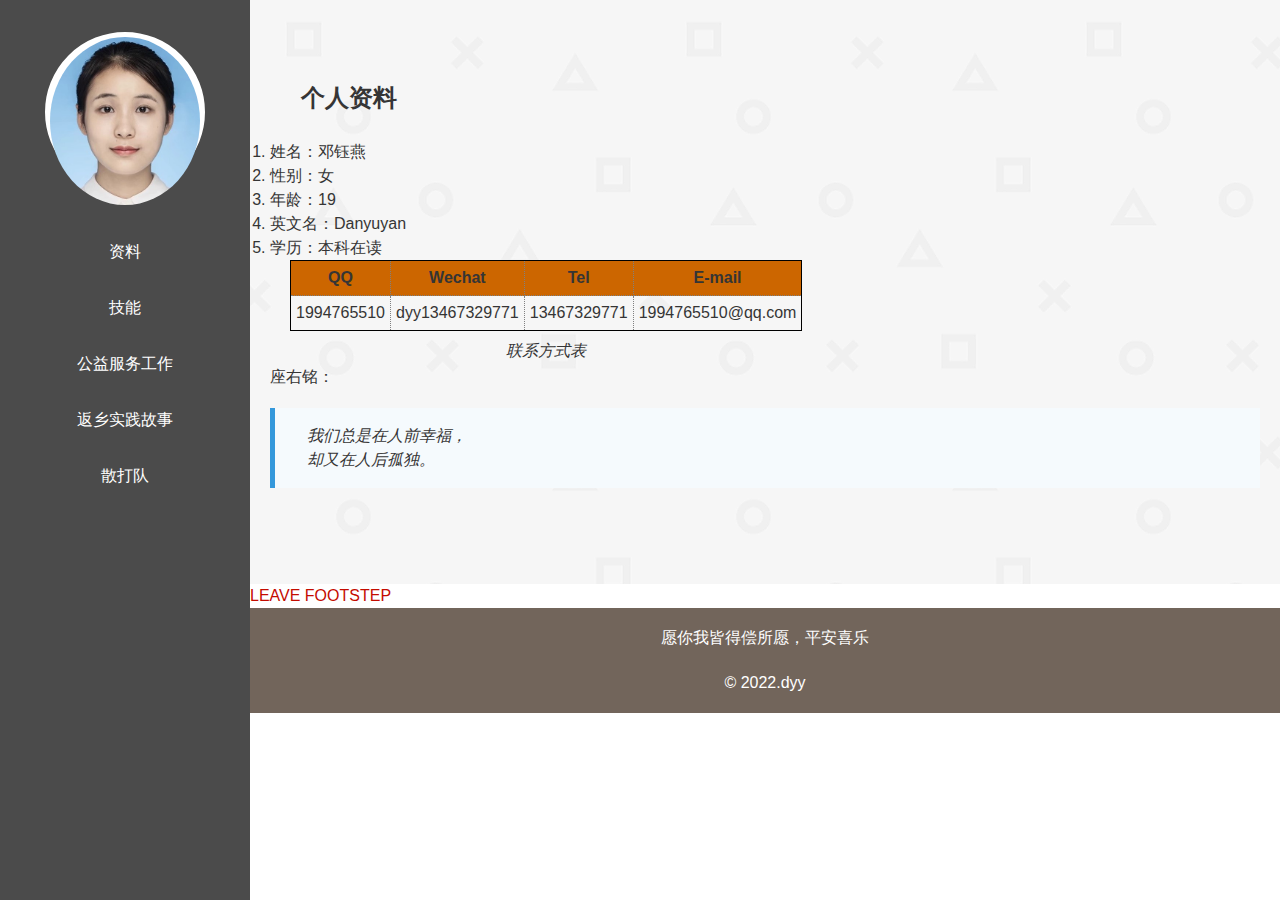
<file: index.html>
<!DOCTYPE html>
<html>
<head>
    <meta charset="UTF-8">
    <title>DYY的个人简历</title>
    <meta name="theme-color" content="#ffc91d"/>
    <link rel="icon" href="static/img/32.png" sizes="30x30"/>
    <link rel="icon" href="static/img/192.png" sizes="192x192"/>
    <link href="css/kico.css" rel="stylesheet" type="text/css"/>
    <link href="css/moreduo.css" rel="stylesheet" type="text/css"/>
    <link href="css/table.css" rel="stylesheet" type="text/css"/>
    <link href="css/float.css" rel="stylesheet" type="text/css"/>
    <meta name="viewport" content="width=device-width, maximum-scale=1, initial-scale=1"/>
</head>
<body>
<aside class="sidebar">
    <div class="avatar">
        <img src="picture/avatar.jpg" title="邓钰燕"/>
    </div>
        <!-- 导航区 -->
    <nav class="nav">
        <a href="index.html">资料</a>
        <a href="basic_exprience.html">技能</a>
        <a href="volunteer_experience.html">公益服务工作</a>
        <a href="practical_experience.html">返乡实践故事</a>
        <a href="sanda_sport.html">散打队</a>
    </nav>
</aside>
<main>
    <section id="info">
        <div class="wrap">
            <h2 class="title">个人资料</h2>
            <div class="row">
                <div class="col-l-4">
                    <!-- 有序列表 -->
                    <ol>
                        <li>姓名：邓钰燕</li> 
                        <li>性别：女</li> 
                        <li>年龄：19</li>
                        <li>英文名：Danyuyan</li>
                        <li>学历：本科在读</li>
                      </ol>
                </div>
                <div class="col-l-4">
                    <!-- 表格 -->
                    <table>
                        <caption>
                          联系方式表
                        </caption>
                        <tr>
                            <th>QQ</th>
                            <th>Wechat</th>
                            <th>Tel</th>
                            <th>E-mail</th>
                        </tr>
                        <tr>
                            <td>1994765510</td>
                            <td>dyy13467329771</td>
                            <td>13467329771</td>
                            <td>1994765510@qq.com</td>
                        </tr>
                        </table>
                </div>
                        <div class="col-l-4">
                            <p>座右铭：</p>
                            <blockquote>
                                我们总是在人前幸福，<br>
                                却又在人后孤独。<br>
                            </blockquote>
                        </div>
                </div>
            </div>
        </div>
    </section>
    <a href="form.html">LEAVE FOOTSTEP</a>
    <footer>
        <p>愿你我皆得偿所愿，平安喜乐</p>
        <p>© 2022.dyy</p>
    </footer>
</main>
</body>
</html>
</file>
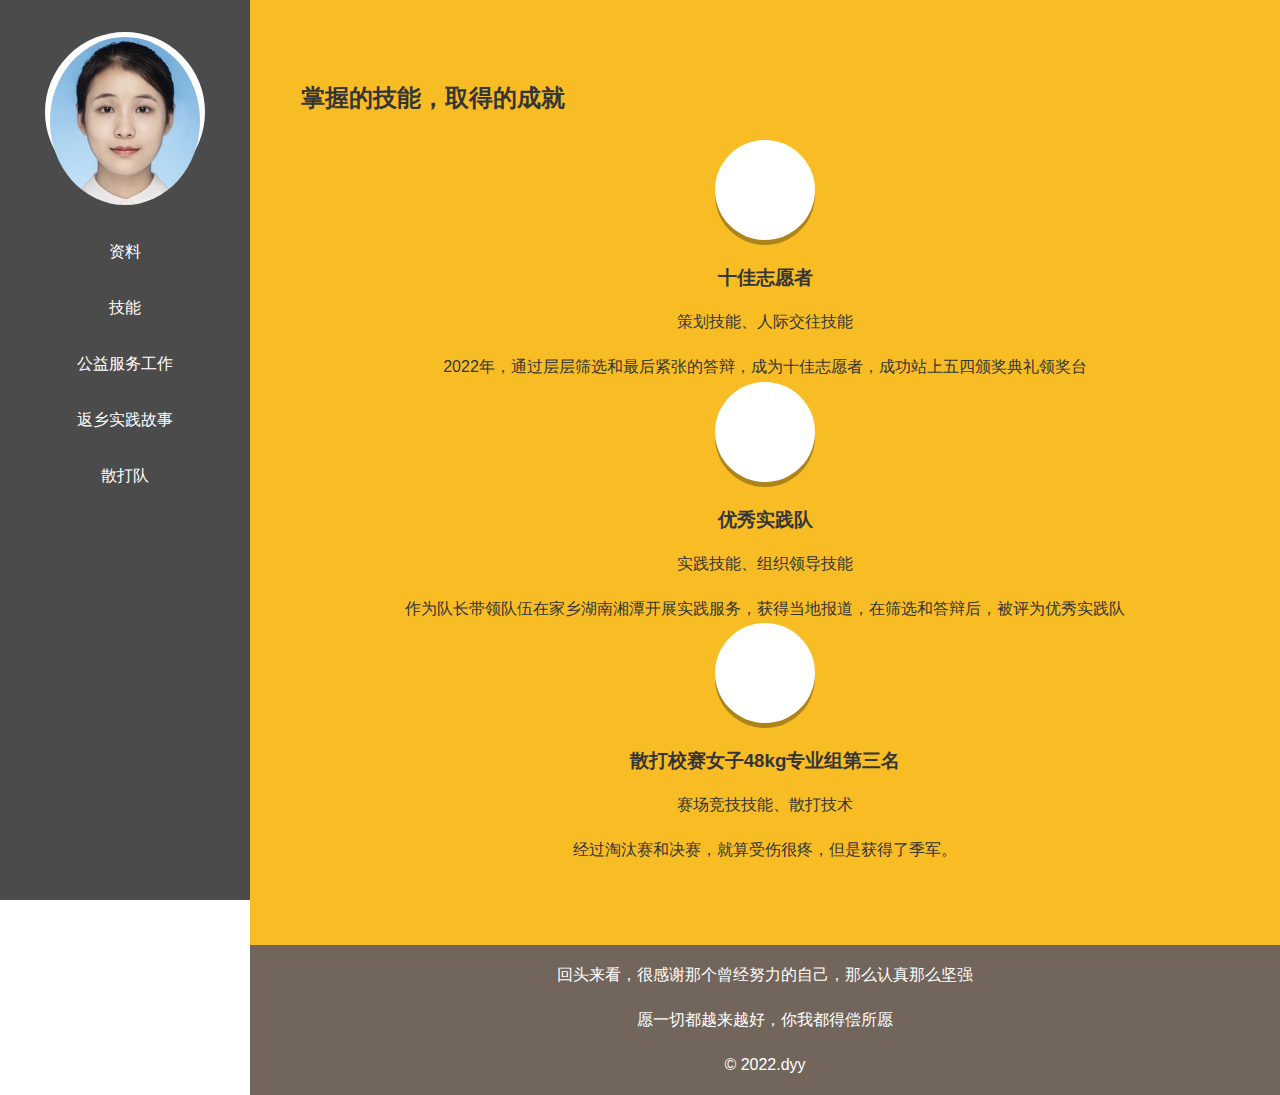
<file: basic_exprience.html>
<!DOCTYPE html>
<html>
<head>
    <meta charset="UTF-8">
    <title>DYY的个人简历</title>
    <meta name="theme-color" content="#ffc91d"/>
    <link rel="icon" href="static/img/32.png" sizes="30x30"/>
    <link rel="icon" href="static/img/192.png" sizes="192x192"/>
    <link href="css/kico.css" rel="stylesheet" type="text/css"/>
    <link href="css/moreduo.css" rel="stylesheet" type="text/css"/>
    <link href="css/table.css" rel="stylesheet" type="text/css"/>
    <meta name="viewport" content="width=device-width, maximum-scale=1, initial-scale=1"/>
</head>
<body>
<aside class="sidebar">
    <div class="avatar">
        <img src="picture/avatar.jpg" title="邓钰燕"/>
    </div>
    <!-- 导航区 -->
    <nav class="nav">
        <a href="index.html">资料</a>
        <a href="basic_exprience.html">技能</a>
        <a href="volunteer_experience.html">公益服务工作</a>
        <a href="practical_experience.html">返乡实践故事</a>
        <a href="sanda_sport.html">散打队</a>
    </nav>
</aside>
<main>
    <section id="skills">
        <div class="wrap">
            <h2 class="title">掌握的技能，取得的成就</h2>
            <div class="row scrollable">
                <div class="col-s-6 col-m-4 center-fixed">
                    <div class="skills-icon">
                        <i class="fa fa-html5"></i>
                    </div>
                    <div class="skills-title">
                        <h3>十佳志愿者</h3>
                        <p>策划技能、人际交往技能</p>
                        <p>2022年，通过层层筛选和最后紧张的答辩，成为十佳志愿者，成功站上五四颁奖典礼领奖台</p>
                    </div>
                </div>
                <div class="col-s-6 col-m-4 center-fixed">
                    <div class="skills-icon">
                        <i class="fa fa-css3"></i>
                    </div>
                    <div class="skills-title">
                        <h3>优秀实践队</h3>
                        <p>实践技能、组织领导技能</p>
                        <p>作为队长带领队伍在家乡湖南湘潭开展实践服务，获得当地报道，在筛选和答辩后，被评为优秀实践队</p>
                    </div>
                </div>
                <div class="col-s-6 col-m-4 center-fixed">
                    <div class="skills-icon">
                        <i class="fa fa-code"></i>
                    </div>
                    <div class="skills-title">
                        <h3>散打校赛女子48kg专业组第三名</h3>
                        <p>赛场竞技技能、散打技术</p>
                        <p>经过淘汰赛和决赛，就算受伤很疼，但是获得了季军。</p>
                    </div>
                </div>
            </div>
        </div>
    </section>
    <footer>
        <p>回头来看，很感谢那个曾经努力的自己，那么认真那么坚强</p>
        <p>愿一切都越来越好，你我都得偿所愿</p>
        <p>© 2022.dyy</p>
    </footer>
</main>
</body>
</html>
</file>
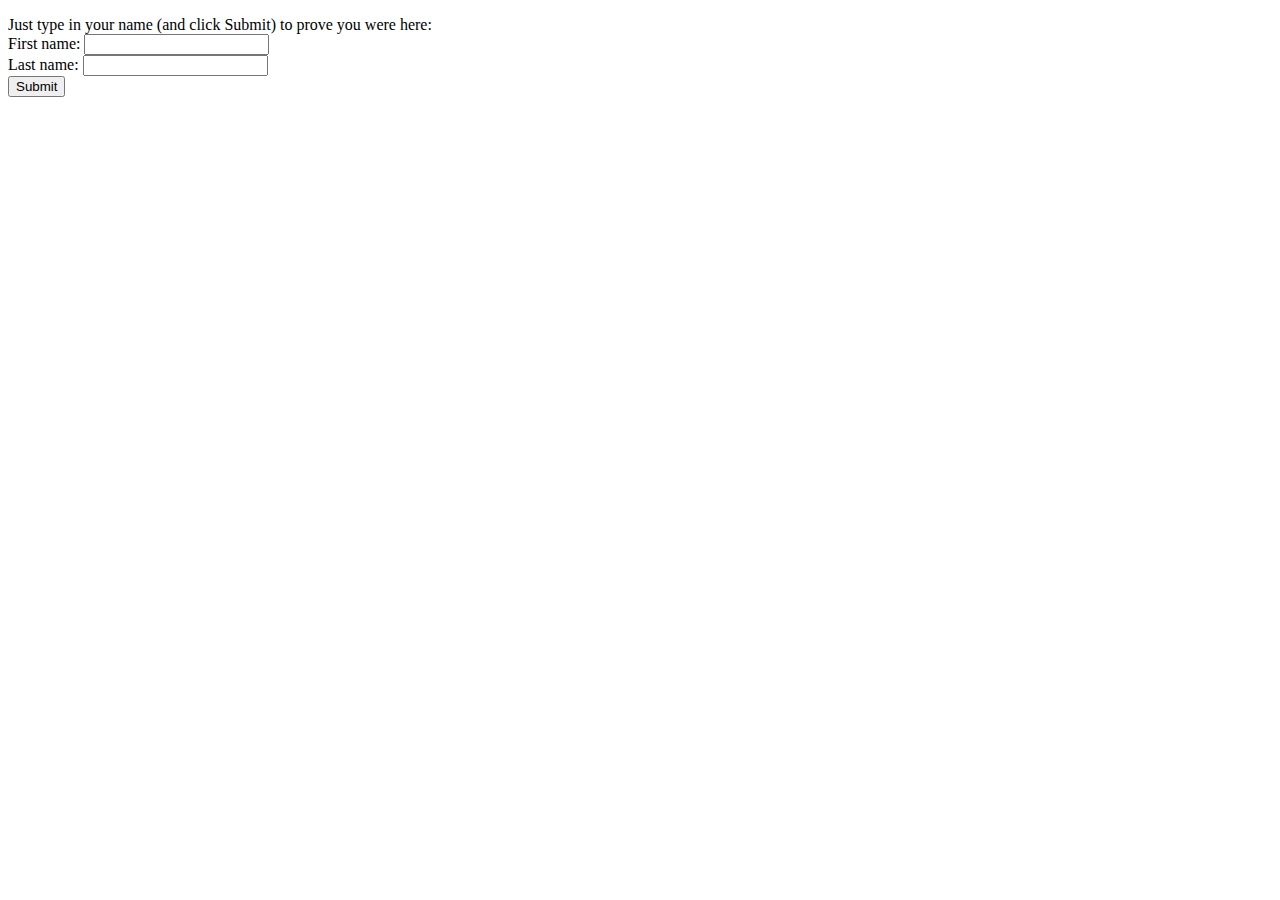
<file: form.html>
<!DOCTYPE html>
<html>
  <head>
    <meta charset="utf-8">
    <title>Enter the Contest</title>
  </head>
  <body>
    <form action="http://wickedlysmart.com/hfhtmlcss/contest.php" method="POST">
      <p>Just type in your name (and click Submit) to prove you were here:<br>
        First name: <input type="text" name="firstname" value=""><br>
        Last name:  <input type="text" name="lastname" value=""><br>
        <input type="submit">
      </p>
    </form>
  </body>
</html>
</file>
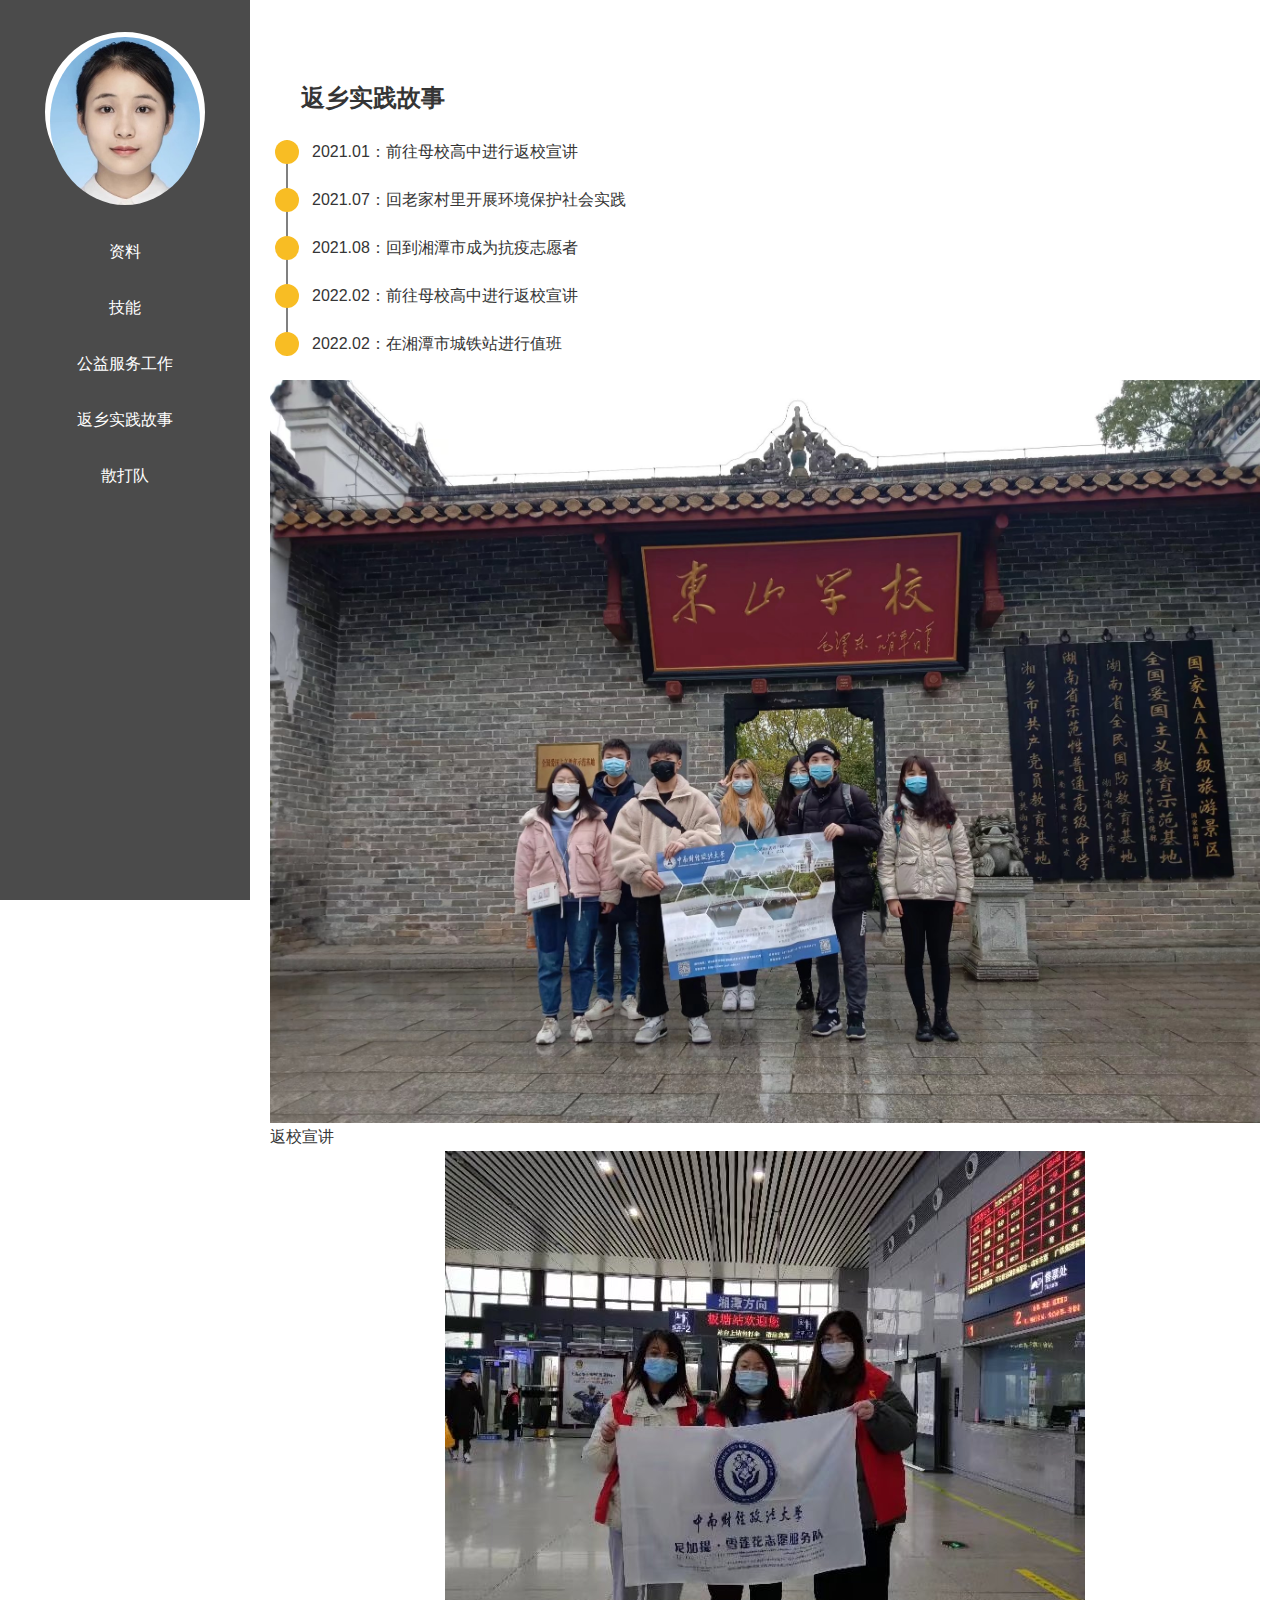
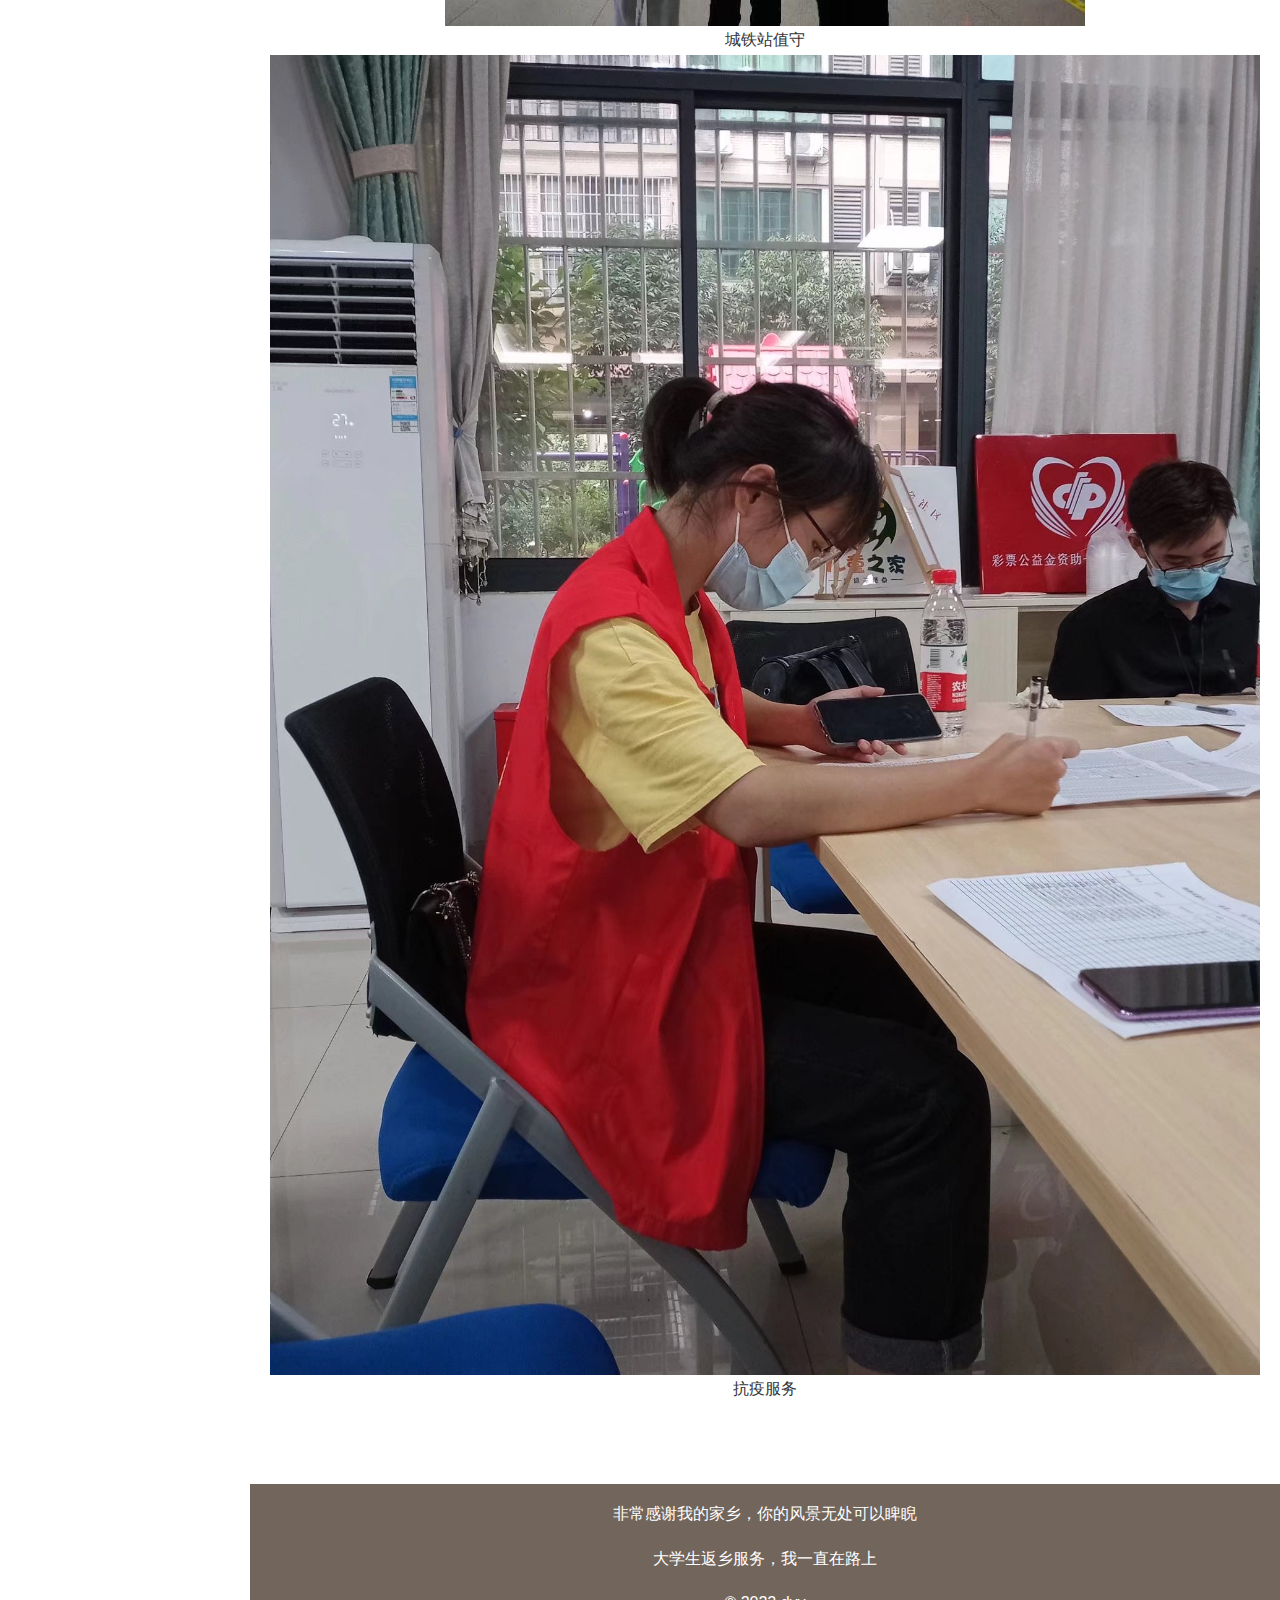
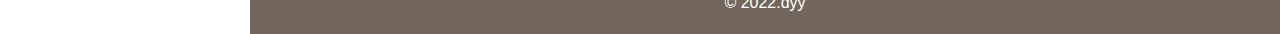
<file: practical_experience.html>
<!DOCTYPE html>
<html>
<head>
    <meta charset="UTF-8">
    <title>DYY的个人简历</title>
    <meta name="theme-color" content="#ffc91d"/>
    <link rel="icon" href="static/img/32.png" sizes="30x30"/>
    <link rel="icon" href="static/img/192.png" sizes="192x192"/>
    <link href="css/kico.css" rel="stylesheet" type="text/css"/>
    <link href="css/moreduo.css" rel="stylesheet" type="text/css"/>
    <link href="css/table.css" rel="stylesheet" type="text/css"/>
    <link href="css/float.css" rel="stylesheet" type="text/css"/>
    <meta name="viewport" content="width=device-width, maximum-scale=1, initial-scale=1"/>
</head>
<body>
<aside class="sidebar">
    <div class="avatar">
        <img src="picture/avatar.jpg" title="邓钰燕"/>
    </div>
    <!-- 导航区 -->
    <nav class="nav">
        <a href="index.html">资料</a>
        <a href="basic_exprience.html">技能</a>
        <a href="volunteer_experience.html">公益服务工作</a>
        <a href="practical_experience.html">返乡实践故事</a>
        <a href="sanda_sport.html">散打队</a>
    </nav>
</aside>
<main>
    <section id="story">
        <div class="wrap">
            <h2 class="title">返乡实践故事</h2>
            <div class="row">
                <div class="col-m-8">
                    <!-- 列表（无序） -->
                    <ul class="timeline">
                        <li>2021.01：前往母校高中进行返校宣讲</li>
                        <li>2021.07：回老家村里开展环境保护社会实践</li>
                        <li>2021.08：回到湘潭市成为抗疫志愿者</li>
                        <li>2022.02：前往母校高中进行返校宣讲</li>
                        <li>2022.02：在湘潭市城铁站进行值班</li>
                    </ul>
                </div>
                <!-- 浮动布局 -->
                <div class="float1">
                    <img src="picture/story (2).jpeg"/>
                    <p>返校宣讲</p>
                </div>
                <!-- 固定布局 -->
                <div class="col-m-4 center-fixed">
                    <img src="picture/story.jpeg"/>
                    <p>城铁站值守</p>
                </div>
                <div class="col-m-4 center-fixed">
                    <img src="picture/story (3).jpeg"/>
                    <p>抗疫服务</p>
                </div>
            </div>
        </div>
    </section>
    <footer>
        <p>非常感谢我的家乡，你的风景无处可以睥睨</p>
        <p>大学生返乡服务，我一直在路上</p>
        <p>© 2022.dyy</p>
    </footer>
</main>
</body>
</html>
</file>
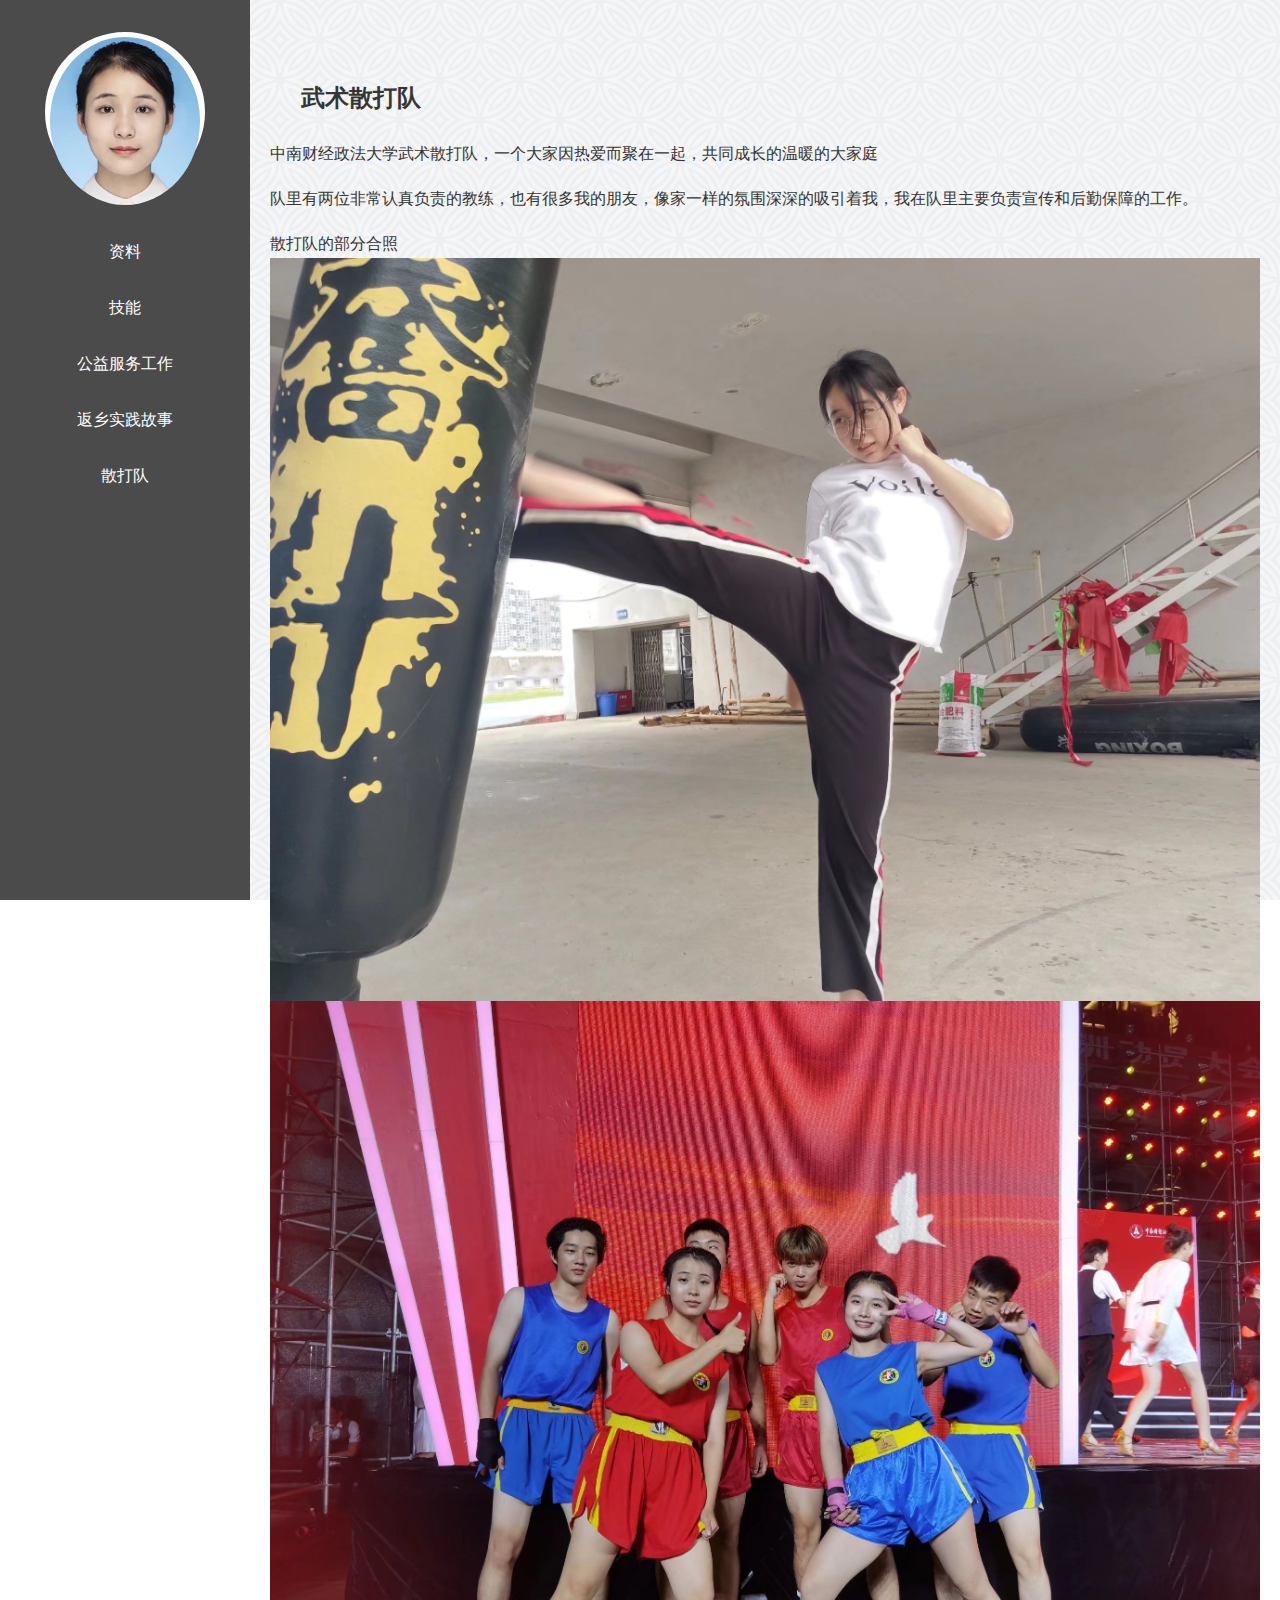
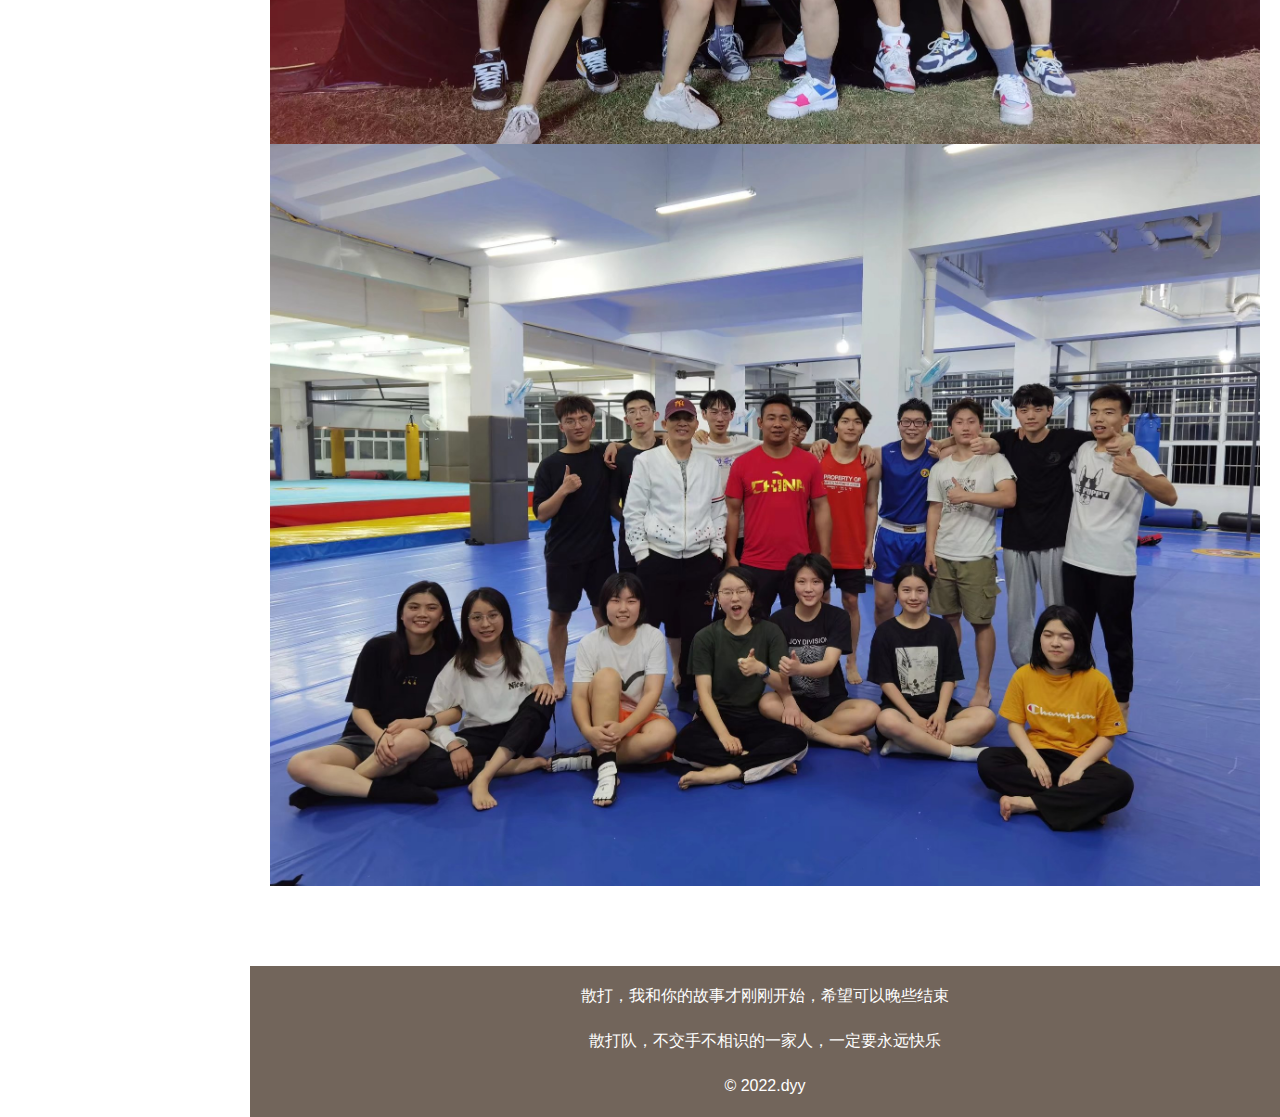
<file: sanda_sport.html>
<!DOCTYPE html>
<html>
<head>
    <meta charset="UTF-8">
    <title>DYY的个人简历</title>
    <meta name="theme-color" content="#ffc91d"/>
    <link rel="icon" href="static/img/32.png" sizes="30x30"/>
    <link rel="icon" href="static/img/192.png" sizes="192x192"/>
    <link href="css/kico.css" rel="stylesheet" type="text/css"/>
    <link href="css/moreduo.css" rel="stylesheet" type="text/css"/>
    <link href="css/table.css" rel="stylesheet" type="text/css"/>
    <meta name="viewport" content="width=device-width, maximum-scale=1, initial-scale=1"/>
</head>
<body>
<aside class="sidebar">
    <div class="avatar">
        <img src="picture/avatar.jpg" title="邓钰燕"/>
    </div>
    <!-- 导航区 -->
    <nav class="nav">
        <a href="index.html">资料</a>
        <a href="basic_exprience.html">技能</a>
        <a href="volunteer_experience.html">公益服务工作</a>
        <a href="practical_experience.html">返乡实践故事</a>
        <a href="sanda_sport.html">散打队</a>
    </nav>
</aside>
<main>
<section class="content-d" id="team">
    <div class="wrap">
        <h2 class="title">武术散打队</h2>
        <div class="row">
            <div class="col-m-6">
                <p>中南财经政法大学武术散打队，一个大家因热爱而聚在一起，共同成长的温暖的大家庭</p>
                <p>队里有两位非常认真负责的教练，也有很多我的朋友，像家一样的氛围深深的吸引着我，我在队里主要负责宣传和后勤保障的工作。</p>
                <p>散打队的部分合照</p>
            </div>
            <div class="col-m-6 center">
                <img src="picture/team1.jpeg"/>
            </div>
            <div class="col-m-6 center">
                <img src="picture/team2.jpeg"/>
            </div>
            <div class="col-m-6 center">
                <img src="picture/team3.jpeg"/>
            </div>
        </div>
    </div>
</section>
<footer>
    <p>散打，我和你的故事才刚刚开始，希望可以晚些结束</p>
    <p>散打队，不交手不相识的一家人，一定要永远快乐</p>
    <p>© 2022.dyy</p>
</footer>
</main>
</body>
</html>
</file>
<file: css/kico.css>
﻿/* @charset "UTF-8";

/* 0 - 全局
-------------------------------- */
html, body,
dl, dt, dd, ol, ul,
h1, h2, h3, h4, h5, h6,
pre, code, form, p,
fieldset, legend, figure{
    margin: 0;
    padding: 0;
}

body{
    color: #353535;
    font: 16px/1.5 'Microsoft Yahei', 'PingFang SC', 'Hiragino Sans GB', sans-serif;
}

@media screen and (max-width: 500px){
    html[resize] body{
        font-size: 14px;
    }
}

@media screen and (min-width: 1930px){
    html[resize] body{
        font-size: 18px;
    }
}

*, *:before, *:after{
    box-sizing: border-box;
}

/* - 部分老式浏览器的更正 */
article, aside,
header, footer,
nav, section, main{
    display: block;
}

/* - 选择内容 */
body::-webkit-scrollbar-thumb{
    box-shadow: inset 1px 1px 0 rgba(0, 0, 0, .1), inset 0 -1px 0 rgba(0, 0, 0, .07);
}

body::-webkit-scrollbar-track:hover{
    border-radius: 0;
    box-shadow: inset 1px 0 0 rgba(0, 0, 0, .1);
}

.bk-scroll-hover::-webkit-scrollbar{
    display: none;
}

.bk-scroll-hover:hover::-webkit-scrollbar{
    display: inherit;
}

/* 1 - 容器——边界
--------------------------------*/
.wrap{
    margin-left:auto;
    margin-right: auto;
    max-width: 1200px;
    padding: 0 1.25em;
    box-sizing: content-box;
}

.wrap.min{
    max-width: 800px;
}
.wrap.mid{
    max-width: 1000px;
}
.wrap.max{
    max-width: 1600px;
}

.wrap.full{
    max-width: 100%;
}
.wrap.thin{
    padding: 0 .75em;
}
.wrap.thick{
    padding: 0 1.5em;
}
.wrap.clear{
    padding-left: 0;
    padding-right: 0;
}

.clearfix:after{
    content: '';
    clear: both;
    display: block;
}

.overflow{
    overflow: auto;
}

/* 2 - 元素——头像
 -------------------------------- */
h1{
    font-size: 2em;
}

h1, h2, h3, h4, h5, h6{
    margin-bottom: 1rem;
}

h1:last-child, h2:last-child, h3:last-child, h4:last-child, h5:last-child, h6:last-child, p:last-child{
    margin-bottom: 0;
}

p{
    line-height: 1.8em;
    margin-bottom: 1em;
}

a{
    color: #3498db;
    text-decoration: none;
}

a:hover{
    color: #ffc670;
}

abbr[title]{
    cursor: help;
    text-decoration: none;
    border-bottom: 1px dotted;
}

em, mark, kbd{
    padding: 0 .5em;
    border-radius: .5em;
    display: inline-block;
}

em{
    color: #fff;
    font-style: normal;
    background: #3498db;
}

kbd{
    color: #fff;
    font-size: 90%;
    background: #333;
    font-family: 'Consolas', 'Courier New', monospace, "微软雅黑";
}

audio{
    vertical-align: middle;
}

img, svg, video{
    height: auto;
    max-width: 100%;
    vertical-align: middle;
} 



/* - 引用*/
blockquote{
    margin: 0 0 1em;
    font-style: oblique;
    background: #f5fafd;
    padding: 1em 1em 1em 2em;
    border-left: 5px #3498db solid;
}

cite{
    color: #3498db;
    font-style: normal;
}



/* -- 网格对齐方式 */
.row > .left, .row > .right, .row > .top, .row > .bottom, .row > .center{
    display: flex;
    flex-direction: column;
}

.row > .center{
    align-items: center;
    justify-content: center;
}

.row > .center-fixed{
    text-align: center;
}

.row > .left{
    -webkit-box-align: start;
    align-items: flex-start;
}

.row > .right{
    -webkit-box-align: end;
    align-items: flex-end;
}

.row > .top{
    justify-content: flex-start;
}

.row > .bottom{
    justify-content: flex-end;
}

@media screen and (max-width: 900px){
    .row > .to-center{
        align-items: center !important;
    }
}

/* - 隐藏栅格功能 */
@media screen and (max-width: 600px){
    .row > .hide-s{ display: none; }
}

@media screen and (max-width: 900px){
    .row > .hide-m{ display: none; }
}

@media screen and (max-width: 1024px){
    .row > .hide-l{ display: none; }
}
</file>
<file: css/moreduo.css>
﻿@charset "UTF-8";

/* 0 - 全局
-------------------------------- */

a{ color: #c40b00; }

.wrap{ max-width: 1000px; }

/* 1 - 页眉
-------------------------------- */

/* - 侧边栏 */
.sidebar{
    top: 0;
    left: 0;
    bottom: 0;
    color: #fff;
    width: 250px;
    position: fixed;
    overflow: hidden;
    overflow-y: auto;
    background: #4b4b4b;
}

/* -- 头像 */
.sidebar .avatar{
    width: 160px;
    height: 160px;
    margin: 2em auto;
    background: #fff;
    border-radius: 100%;
    border: #fff 5px solid;
    transition: transform 0.5s;
}
.sidebar .avatar:hover{
    transform: rotate(1turn);
}
.sidebar .avatar img{
    border-radius: 100%;
}

/* -- 侧边栏导航 */
.sidebar .nav{
    margin: 0;
    display: flex;
    list-style: none;
    flex-direction: column;
}
.sidebar .nav a{
    color: #fff;
    padding: 1em;
    display: block;
    text-align: center;
    transition: background .3s, box-shadow .3s;
}
.sidebar .nav a:hover{
    background: rgba(0, 0, 0, .2);
}

main{
    margin-left: 250px;
}

@media screen and (max-width: 900px) {
    .sidebar {
        width: inherit;
        position: relative;
    }
    .sidebar .nav{
        background: #f8bd24;
        flex-direction: row;
        justify-content: center;
    }
    .sidebar .nav a:hover{
        background: none;
        box-shadow: 0 -3px 0 #fff inset;
    }
    main{
        margin-left: 0;
    }
}

@media print{
    .sidebar{
        display: none;
    }
    main{
        margin-left: 0;
    }
}


/* 2 - 正文
-------------------------------- */
main section{
    padding: 5em 0;
    position: relative;
}
@media screen and (max-width: 900px) {
    main section{
        padding: 3em 0;
    }
}

#info{ background: url(../images/bg-1.png) fixed; }
#skills{ background: #f8bd24; }
#works{ background: url(../images/bg-2.png) fixed; }
#team{ background: url(../images/bg-3.png) fixed; }

.title{
    margin-bottom: 1em;
}
.title:before{
    float: left;
    margin-right: .5em;
    font-family: "FontAwesome";
}

#info .title:before{
    content: "\f005";
}
#skills .title:before{
    content: "\f19d";
}
#works .title:before{
    content: "\f091";
}
#story .title:before{
    content: "\f0b1";
}
#team .title:before{
    content: "\f024";
}

/* - 技能 */
.skills-icon{
    width: 100px;
    height: 100px;
    margin: 0 auto;
    background: #fff;
    border-radius: 100%;
    box-shadow: 0 5px rgba(0,0,0,0.3);
}
.skills-icon:hover i{
    transform: rotate(1turn);
}
.skills-icon i{
    font-size: 50px;
    line-height: 100px;
    transition: transform 0.5s;
}
.skills-title{
    margin-top: 1.5em;
    text-align: center;
}

/* - 公益工作 */
.works-item img{
    transition: transform 0.3s;
}
.works-item img:hover{
    transform: scale(1.05, 1.05);
}
.works-item p{
    padding: 1em 0;
    text-align: center;
}

/* - 经历 */
.timeline{
    list-style: none;
    margin-left: 1em;
    padding-left: 1.5em;
    border-left: 2px grey solid;
}

.timeline li{
    line-height: 1.5em;
    position: relative;
    margin-bottom: 1.5em;
}
.timeline li:hover:before{
    transform: scale(1.2, 1.2);
}
.timeline li:before{
    content: "";
    left: -2.3em;
    width: 1.5em;
    height: 1.5em;
    display: block;
    position: absolute;
    background: #f8bd24;
    border-radius: 100%;
    transition: transform .3s;
}


/* 3 - 页尾
-------------------------------- */
footer{
    color: #fff;
    padding: 1em 0;
    text-align: center;
    background: #72655b;
}
footer a{
    color: inherit;
}
</file>
<file: css/table.css>
table{
    margin-left:  20px;
    margin-right:  20px;
    border:  thin solid black;
    caption-side:  bottom;
    border-collapse:  collapse;
}
td,th{
    border: thin dotted gray;
    padding: 5px;
}
th {
    background-color: #cc6600;
  }
caption {
  font-style:       italic;
  padding-top:      8px;
}
.center {
    text-align:       center;
  }
.cellcolor {
  background-color: #fcba7a;
}
</file>
<file: css/float.css>
#float1{
    float: right;
}
</file>
